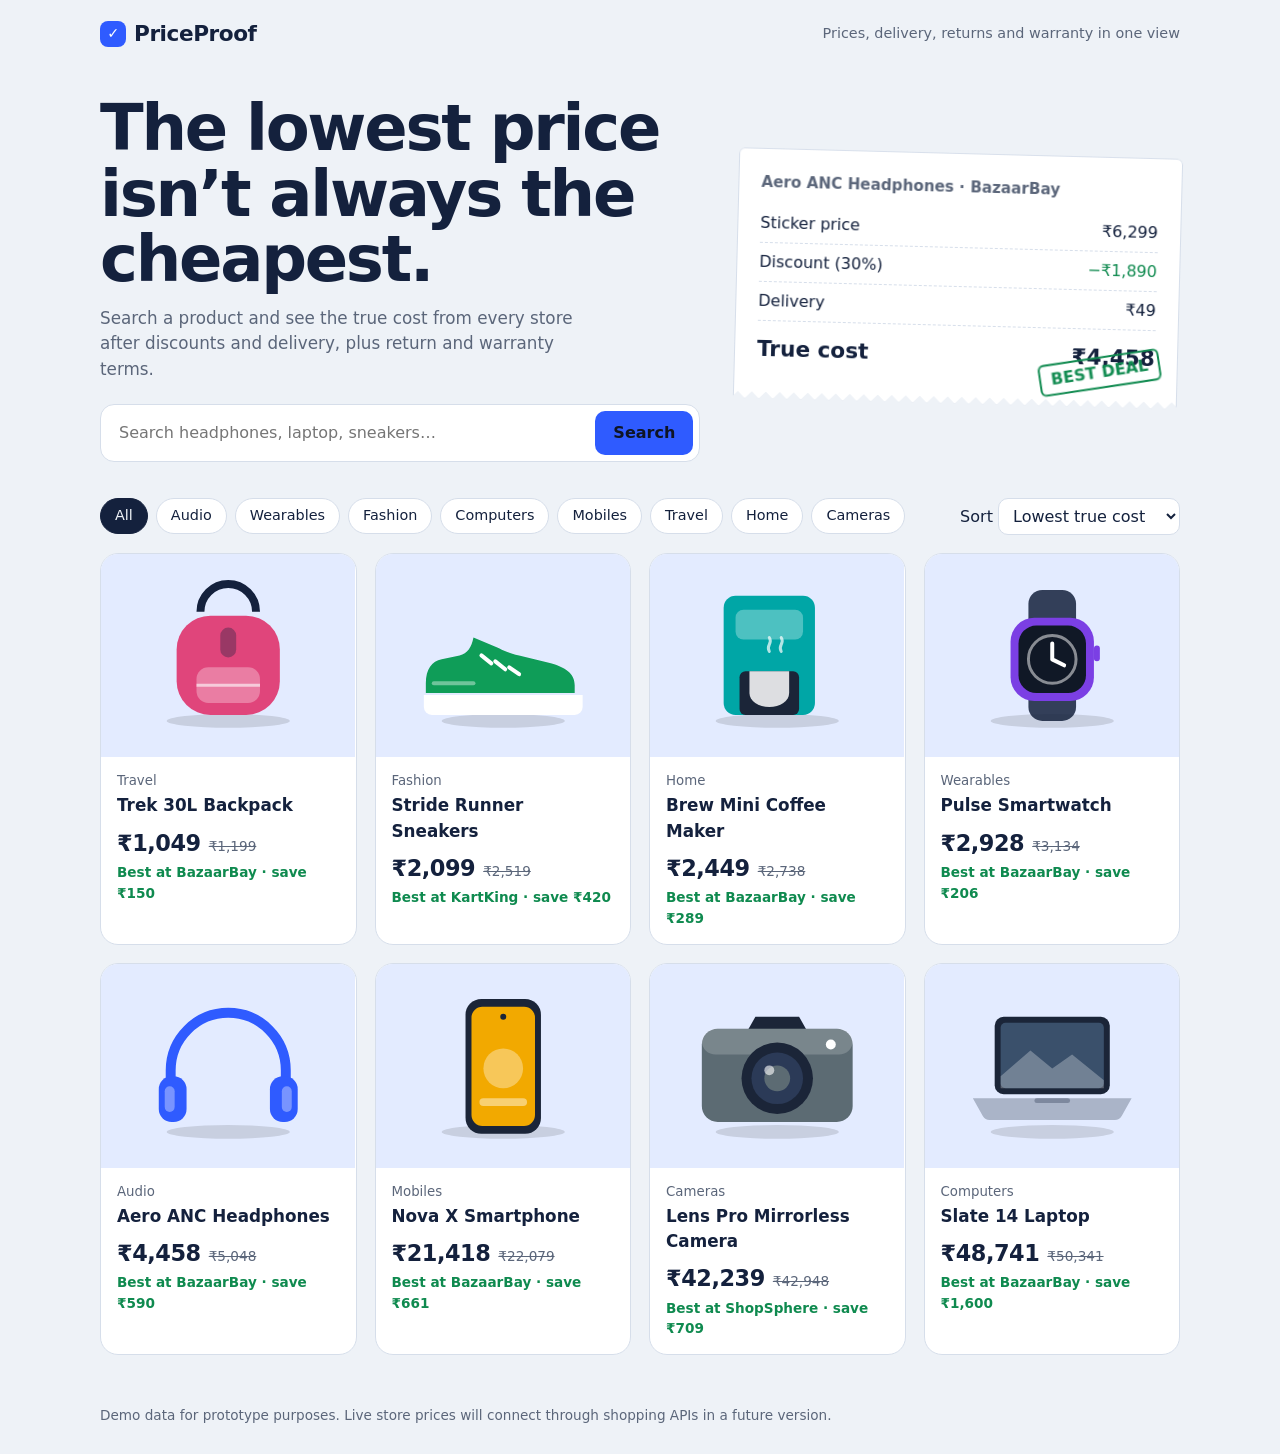
<file: index.html>
<!DOCTYPE html>
<html lang="en">

<head>
  <meta charset="utf-8">
  <meta name="viewport" content="width=device-width, initial-scale=1, viewport-fit=cover">
  <title>PriceProof – Compare the true cost</title>

 <link rel="stylesheet" href="style.css">
</head>

<body>
  <div class="wrap">
    <header>
      <div class="logo"><i>✓</i>PriceProof</div><span>Prices, delivery, returns and warranty in one view</span>
    </header>

    <section class="hero">
      <div>
        <h1>The lowest price isn’t always the cheapest.</h1>
        <p>Search a product and see the true cost from every store after discounts and delivery, plus return and
          warranty terms.</p>
        <form class="search" id="sf" role="search"><input id="q" type="search"
            placeholder="Search headphones, laptop, sneakers…" aria-label="Search products"><button
            type="submit">Search</button></form>
      </div>
      <div class="receipt" aria-label="Example of a true cost calculation">
        <h3>Aero ANC Headphones · BazaarBay</h3>
        <div class="rl"><span>Sticker price</span><span>₹6,299</span></div>
        <div class="rl"><span>Discount (30%)</span><span class="neg">−₹1,890</span></div>
        <div class="rl"><span>Delivery</span><span>₹49</span></div>
        <div class="rl tot"><span>True cost</span><span>₹4,458</span></div>
        <div class="stamp">BEST DEAL</div>
      </div>
    </section>

    <div class="tools">
      <div class="chips" id="chips"></div>
      <label>Sort <select id="sort">
          <option value="cost">Lowest true cost</option>
          <option value="war">Longest warranty</option>
          <option value="ret">Longest returns</option>
        </select></label>
    </div>
    <main class="grid" id="grid" aria-live="polite"></main>
    <footer>Demo data for prototype purposes. Live store prices will connect through shopping APIs in a future version.
    </footer>
  </div>

  <dialog id="dlg" aria-label="Offer comparison"></dialog>
  <div class="toast" id="toast" role="status"></div>

 <script src="script.js" ></script>
</body>

</html>
</file>
<file: style.css>
:root {
      --bg: #eef2f7;
      --surface: #fff;
      --ink: #14213d;
      --mute: #5b667a;
      --line: #d6deea;
      --blue: #2f5bff;
      --green: #0f8a4f;
      --tint: #e3ebff;
      color-scheme: light;
      box-sizing: border-box;
      padding-top: env(safe-area-inset-top, 0px);
      padding-bottom: env(safe-area-inset-bottom, 0px)
    }

    @media (prefers-color-scheme:dark) {
      :root:not([data-theme="light"]) {
        --bg: #0e1424;
        --surface: #172036;
        --ink: #eaf0ff;
        --mute: #9aa7c2;
        --line: #2a3654;
        --blue: #7d9bff;
        --green: #4cd694;
        --tint: #202c4d;
        color-scheme: dark
      }
    }

    :root[data-theme="dark"] {
      --bg: #0e1424;
      --surface: #172036;
      --ink: #eaf0ff;
      --mute: #9aa7c2;
      --line: #2a3654;
      --blue: #7d9bff;
      --green: #4cd694;
      --tint: #202c4d;
      color-scheme: dark
    }

    *,
    *::before,
    *::after {
      box-sizing: inherit
    }

    html {
      scroll-padding-top: env(safe-area-inset-top, 0px)
    }

    body {
      margin: 0;
      background: var(--bg);
      color: var(--ink);
      font-family: "Bricolage Grotesque", system-ui, -apple-system, "Segoe UI", sans-serif;
      line-height: 1.5
    }

    .wrap {
      max-width: 1120px;
      margin: 0 auto;
      padding: 0 20px
    }

    header {
      display: flex;
      align-items: center;
      justify-content: space-between;
      padding: 18px 0
    }

    .logo {
      font-weight: 800;
      font-size: 1.35rem;
      letter-spacing: -.02em;
      display: flex;
      align-items: center;
      gap: 8px
    }

    .logo i {
      width: 26px;
      height: 26px;
      border-radius: 8px;
      background: var(--blue);
      display: grid;
      place-items: center;
      color: #fff;
      font-style: normal;
      font-size: .9rem
    }

    header span {
      color: var(--mute);
      font-size: .9rem
    }

    .hero {
      display: grid;
      grid-template-columns: 1.15fr .85fr;
      gap: 36px;
      align-items: center;
      padding: 28px 0 36px
    }

    h1 {
      font-size: clamp(2.2rem, 5.5vw, 4rem);
      line-height: 1.02;
      letter-spacing: -.035em;
      font-weight: 800;
      margin: 0 0 14px
    }

    .hero p {
      color: var(--mute);
      max-width: 46ch;
      margin: 0 0 22px;
      font-size: 1.05rem
    }

    .search {
      display: flex;
      gap: 8px;
      background: var(--surface);
      border: 1.5px solid var(--line);
      border-radius: 14px;
      padding: 6px;
      transition: border-color .2s, box-shadow .2s
    }

    .search:focus-within {
      border-color: var(--blue);
      box-shadow: 0 0 0 4px var(--tint)
    }

    .search input {
      flex: 1;
      border: 0;
      background: none;
      font: inherit;
      color: inherit;
      padding: 10px 12px;
      min-width: 0;
      outline: none
    }

    .search button,
    .btn {
      font: inherit;
      font-weight: 600;
      border: 0;
      border-radius: 10px;
      background: var(--blue);
      color: #fff;
      padding: 10px 18px;
      cursor: pointer;
      transition: transform .15s, filter .15s
    }

    :root:not([data-theme="light"]) .search button {
      color: #0e1424
    }

    .search button:hover,
    .btn:hover {
      filter: brightness(1.1)
    }

    .search button:active,
    .btn:active {
      transform: scale(.96)
    }

    .receipt {
      background: var(--surface);
      border: 1px solid var(--line);
      border-radius: 6px 6px 0 0;
      padding: 22px 22px 26px;
      font-variant-numeric: tabular-nums;
      position: relative;
      transform: rotate(1.5deg);
      box-shadow: 0 18px 40px -22px rgba(20, 33, 61, .45);
      -webkit-mask: conic-gradient(from -45deg at bottom, #0000, #000 1deg 89deg, #0000 90deg) 50%/14px 100%;
      mask: conic-gradient(from -45deg at bottom, #0000, #000 1deg 89deg, #0000 90deg) 50%/14px 100%
    }

    .receipt h3 {
      margin: 0 0 10px;
      font-size: .95rem;
      font-weight: 600;
      color: var(--mute)
    }

    .rl {
      display: flex;
      justify-content: space-between;
      padding: 7px 0;
      border-bottom: 1px dashed var(--line);
      opacity: 0;
      transform: translateY(8px);
      animation: in .5s forwards
    }

    .rl:nth-of-type(1) {
      animation-delay: .4s
    }

    .rl:nth-of-type(2) {
      animation-delay: 1s
    }

    .rl:nth-of-type(3) {
      animation-delay: 1.6s
    }

    .rl.tot {
      border: 0;
      font-weight: 800;
      font-size: 1.35rem;
      animation-delay: 2.3s;
      padding-top: 12px
    }

    .rl .neg {
      color: var(--green)
    }

    .stamp {
      position: absolute;
      right: 16px;
      bottom: 18px;
      border: 2px solid var(--green);
      color: var(--green);
      font-weight: 800;
      padding: 2px 10px;
      border-radius: 6px;
      transform: rotate(-10deg) scale(2);
      opacity: 0;
      animation: stamp .45s 3s cubic-bezier(.2, 1.4, .4, 1) forwards
    }

    @keyframes in {
      to {
        opacity: 1;
        transform: none
      }
    }

    @keyframes stamp {
      to {
        opacity: 1;
        transform: rotate(-10deg) scale(1)
      }
    }

    .tools {
      display: flex;
      flex-wrap: wrap;
      gap: 10px;
      align-items: center;
      justify-content: space-between;
      margin-bottom: 18px
    }

    .chips {
      display: flex;
      flex-wrap: wrap;
      gap: 8px
    }

    .chip {
      font: inherit;
      font-size: .9rem;
      border: 1px solid var(--line);
      background: var(--surface);
      color: var(--ink);
      border-radius: 99px;
      padding: 6px 14px;
      cursor: pointer;
      transition: background .2s, color .2s, border-color .2s
    }

    .chip[aria-pressed="true"] {
      background: var(--ink);
      color: var(--bg);
      border-color: var(--ink)
    }

    select {
      font: inherit;
      background: var(--surface);
      color: var(--ink);
      border: 1px solid var(--line);
      border-radius: 10px;
      padding: 7px 10px
    }

    .grid {
      display: grid;
      grid-template-columns: repeat(auto-fill, minmax(250px, 1fr));
      gap: 18px;
      padding-bottom: 50px
    }

    .card {
      background: var(--surface);
      border: 1px solid var(--line);
      border-radius: 18px;
      overflow: hidden;
      cursor: pointer;
      text-align: left;
      font: inherit;
      color: inherit;
      padding: 0;
      display: flex;
      flex-direction: column;
      animation: in .55s both;
      animation-delay: calc(var(--i)*70ms);
      transition: transform .25s, border-color .25s
    }

    .card:hover,
    .card:focus-visible {
      transform: translateY(-5px);
      border-color: var(--blue);
      outline: none
    }

    .card:hover .pic svg {
      transform: scale(1.08) rotate(-2deg)
    }

    .pic {
      background: var(--tint);
      aspect-ratio: 5/4;
      display: grid;
      place-items: center;
      overflow: hidden
    }

    .pic svg {
      width: 78%;
      transition: transform .4s cubic-bezier(.3, 1.5, .5, 1);
      animation: bob 4s ease-in-out infinite;
      animation-delay: calc(var(--i)*-.5s)
    }

    @keyframes bob {
      50% {
        translate: 0 -5px
      }
    }

    .info {
      padding: 14px 16px 16px;
      display: flex;
      flex-direction: column;
      gap: 2px
    }

    .info small {
      color: var(--mute)
    }

    .info b {
      font-size: 1.05rem
    }

    .price {
      display: flex;
      align-items: baseline;
      gap: 8px;
      margin-top: 6px
    }

    .price strong {
      font-size: 1.4rem;
      letter-spacing: -.02em
    }

    .price s {
      color: var(--mute);
      font-size: .85rem
    }

    .save {
      color: var(--green);
      font-weight: 600;
      font-size: .85rem
    }

    .empty {
      grid-column: 1/-1;
      text-align: center;
      color: var(--mute);
      padding: 40px 0
    }

    dialog {
      border: 0;
      border-radius: 22px;
      padding: 0;
      width: min(680px, 94vw);
      background: var(--surface);
      color: var(--ink);
      max-height: 90vh;
      overflow: auto
    }

    dialog::backdrop {
      background: rgba(10, 16, 32, .55);
      backdrop-filter: blur(3px)
    }

    dialog[open] {
      animation: pop .35s cubic-bezier(.2, 1.2, .4, 1)
    }

    @keyframes pop {
      from {
        opacity: 0;
        transform: translateY(24px) scale(.96)
      }
    }

    .dh {
      display: flex;
      gap: 16px;
      align-items: center;
      padding: 20px 22px;
      background: var(--tint)
    }

    .dh .pic {
      width: 110px;
      aspect-ratio: 1;
      border-radius: 14px;
      background: var(--surface);
      flex: none
    }

    .dh h2 {
      margin: 0;
      font-size: 1.4rem;
      letter-spacing: -.02em
    }

    .dh p {
      margin: 2px 0 0;
      color: var(--mute)
    }

    .x {
      margin-left: auto;
      align-self: flex-start;
      border: 0;
      background: var(--surface);
      color: var(--ink);
      width: 34px;
      height: 34px;
      border-radius: 50%;
      font-size: 1.1rem;
      cursor: pointer
    }

    .offers {
      padding: 18px 22px 24px;
      display: grid;
      gap: 14px
    }

    .offer {
      border: 1px solid var(--line);
      border-radius: 14px;
      padding: 14px 16px;
      animation: in .45s both;
      animation-delay: calc(var(--i)*110ms)
    }

    .offer.best {
      border: 2px solid var(--green)
    }

    .oh {
      display: flex;
      justify-content: space-between;
      align-items: center;
      gap: 8px
    }

    .oh b {
      font-size: 1.05rem
    }

    .badge {
      background: var(--green);
      color: #fff;
      font-size: .75rem;
      font-weight: 600;
      border-radius: 99px;
      padding: 2px 10px;
      margin-left: 8px
    }

    :root:not([data-theme="light"]) .badge {
      color: #0e1424
    }

    .tc {
      font-size: 1.4rem;
      font-weight: 800;
      letter-spacing: -.02em;
      font-variant-numeric: tabular-nums
    }

    .bar {
      height: 8px;
      border-radius: 99px;
      background: var(--tint);
      margin: 10px 0;
      overflow: hidden
    }

    .bar i {
      display: block;
      height: 100%;
      width: 0;
      background: var(--blue);
      border-radius: 99px;
      transition: width .9s cubic-bezier(.2, .8, .2, 1)
    }

    .best .bar i {
      background: var(--green)
    }

    .facts {
      display: grid;
      grid-template-columns: repeat(auto-fit, minmax(120px, 1fr));
      gap: 4px 14px;
      color: var(--mute);
      font-size: .88rem;
      font-variant-numeric: tabular-nums
    }

    .facts em {
      font-style: normal;
      color: var(--ink);
      font-weight: 600
    }

    .ob {
      display: flex;
      justify-content: space-between;
      align-items: center;
      margin-top: 10px;
      gap: 10px
    }

    .sum {
      margin: 0;
      color: var(--green);
      font-weight: 600
    }

    .toast {
      position: fixed;
      left: 50%;
      bottom: calc(24px + env(safe-area-inset-bottom, 0px));
      translate: -50% 30px;
      background: var(--ink);
      color: var(--bg);
      padding: 10px 18px;
      border-radius: 12px;
      opacity: 0;
      transition: .3s;
      pointer-events: none;
      z-index: 99;
      max-width: 90vw
    }

    .toast.on {
      opacity: 1;
      translate: -50% 0
    }

    footer {
      color: var(--mute);
      font-size: .85rem;
      padding: 0 0 28px
    }

    :focus-visible {
      outline: 2px solid var(--blue);
      outline-offset: 2px
    }

    @media (max-width:760px) {
      .hero {
        grid-template-columns: 1fr
      }

      .receipt {
        transform: none
      }
    }

    @media (prefers-reduced-motion:reduce) {

      *,
      *::before,
      *::after {
        animation-duration: .01ms !important;
        animation-delay: 0s !important;
        transition-duration: .01ms !important
      }

      .rl,
      .stamp {
        opacity: 1;
        transform: none
      }

      .stamp {
        transform: rotate(-10deg)
      }
    }
</file>
